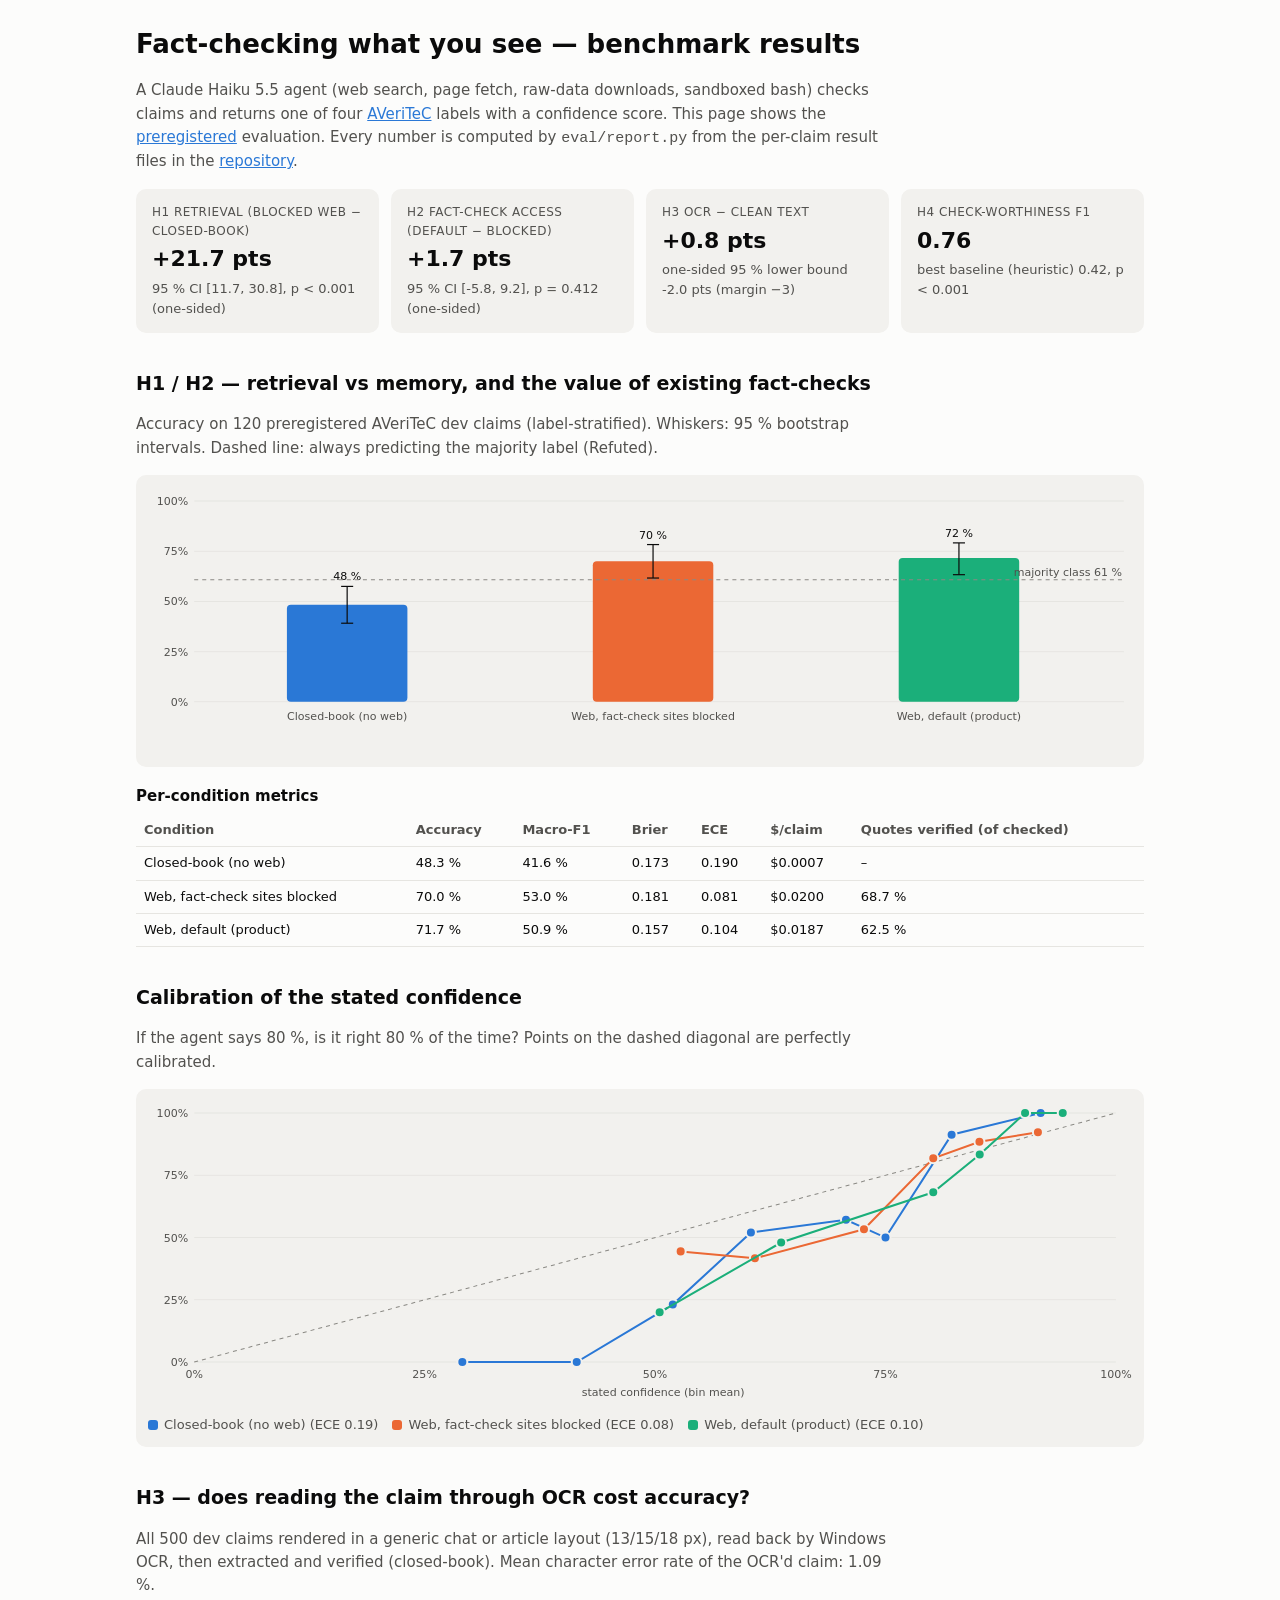
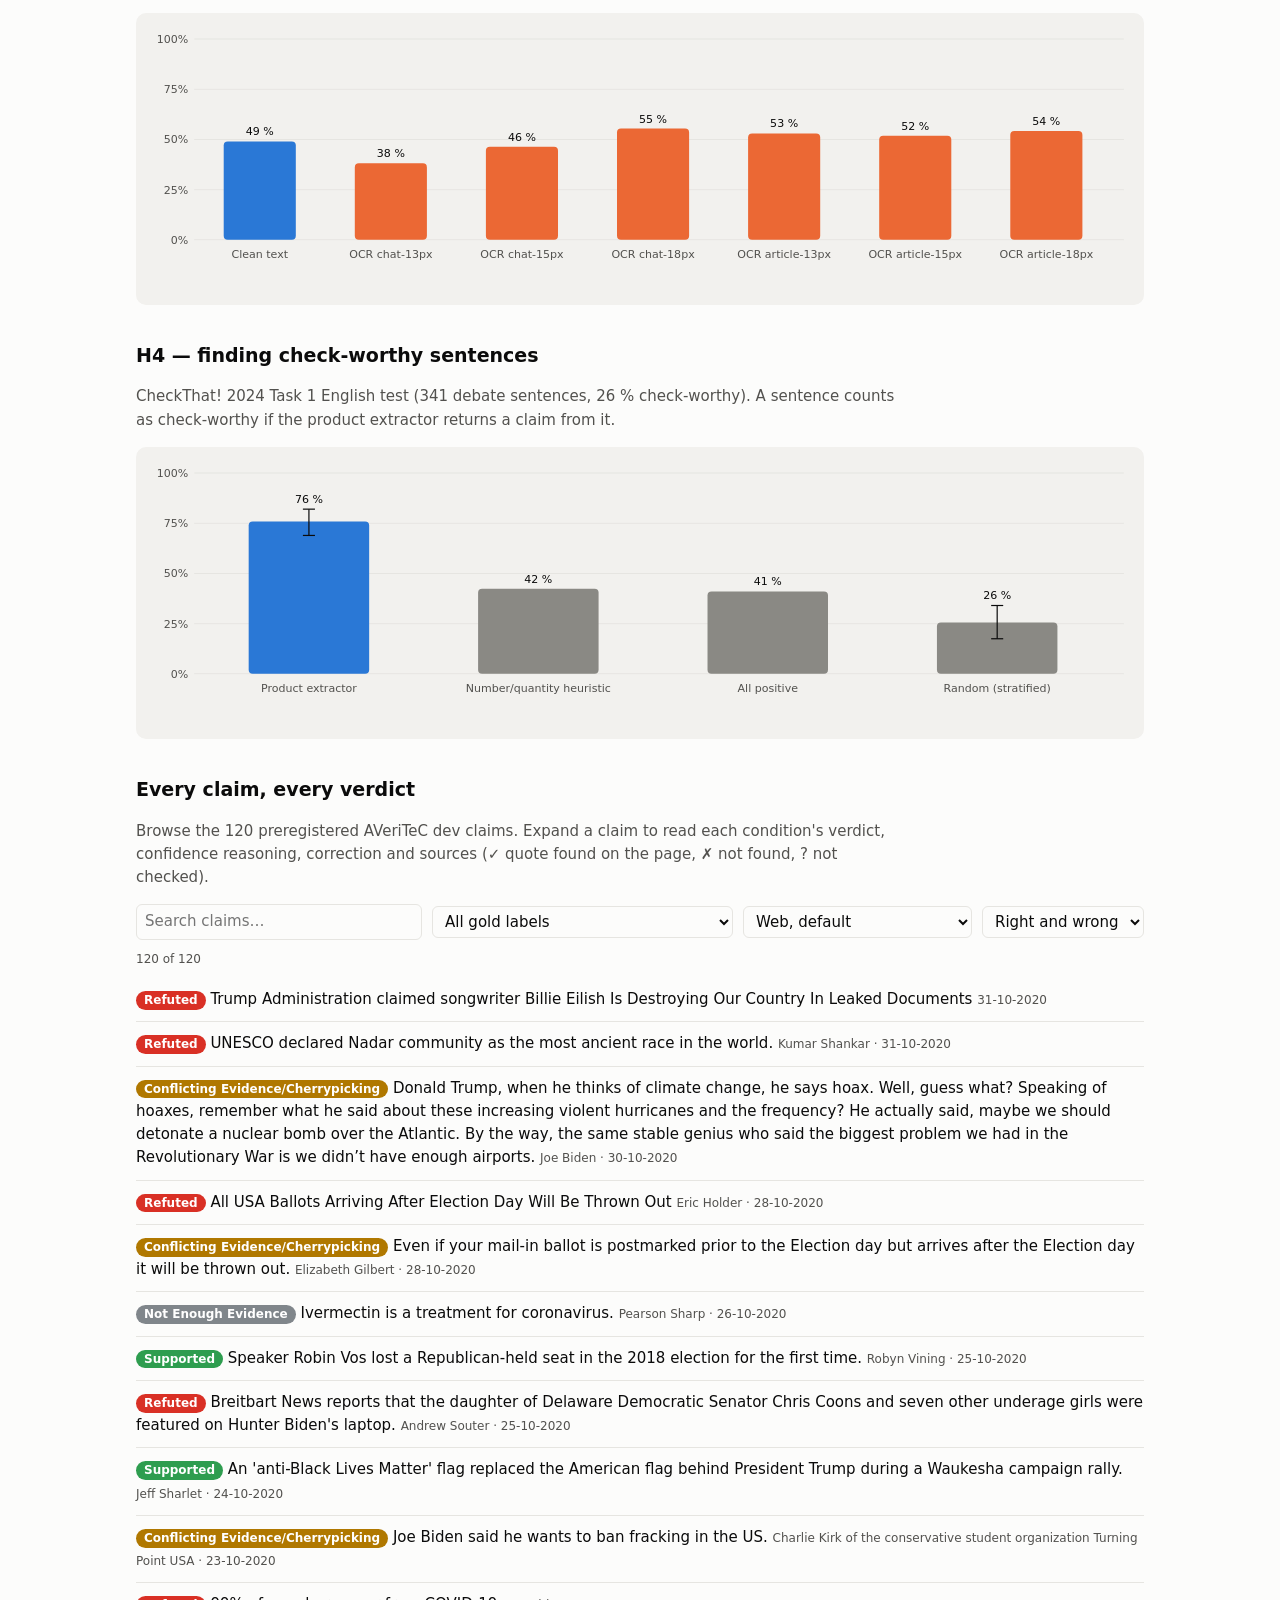
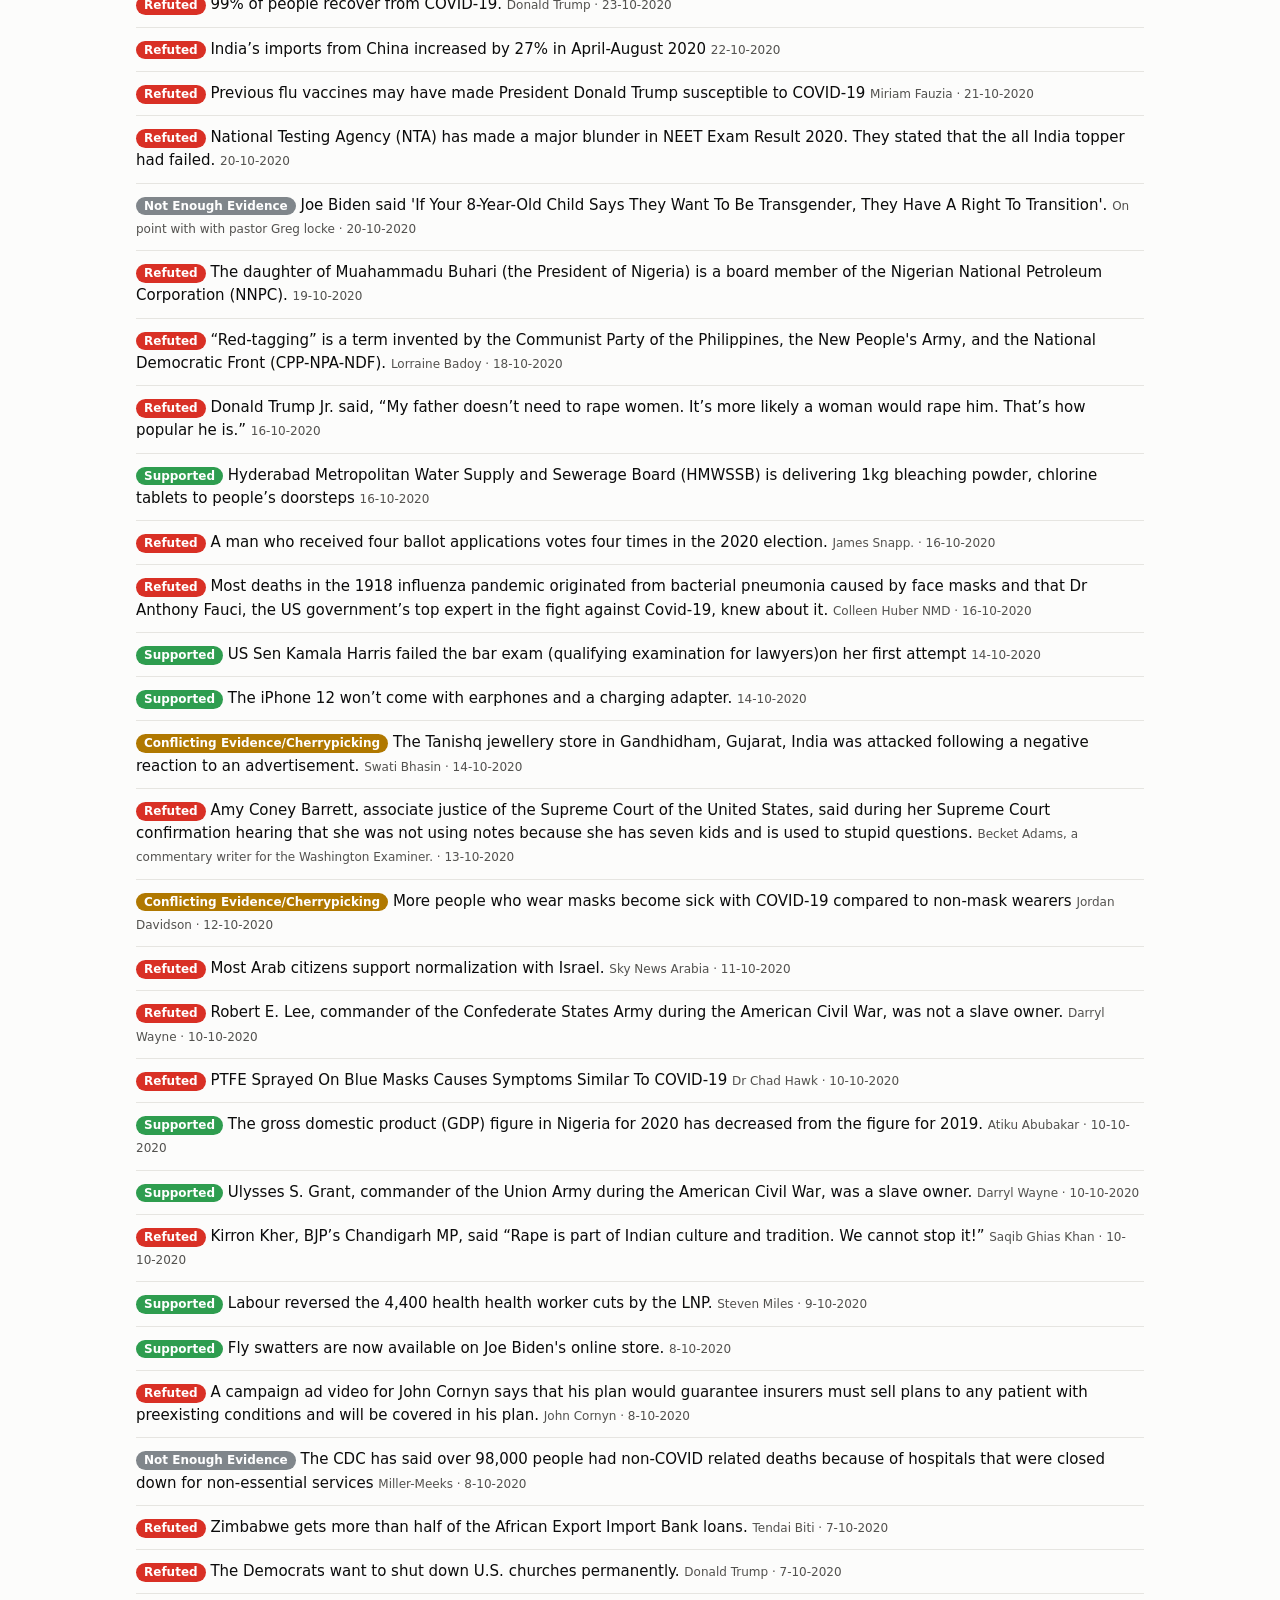
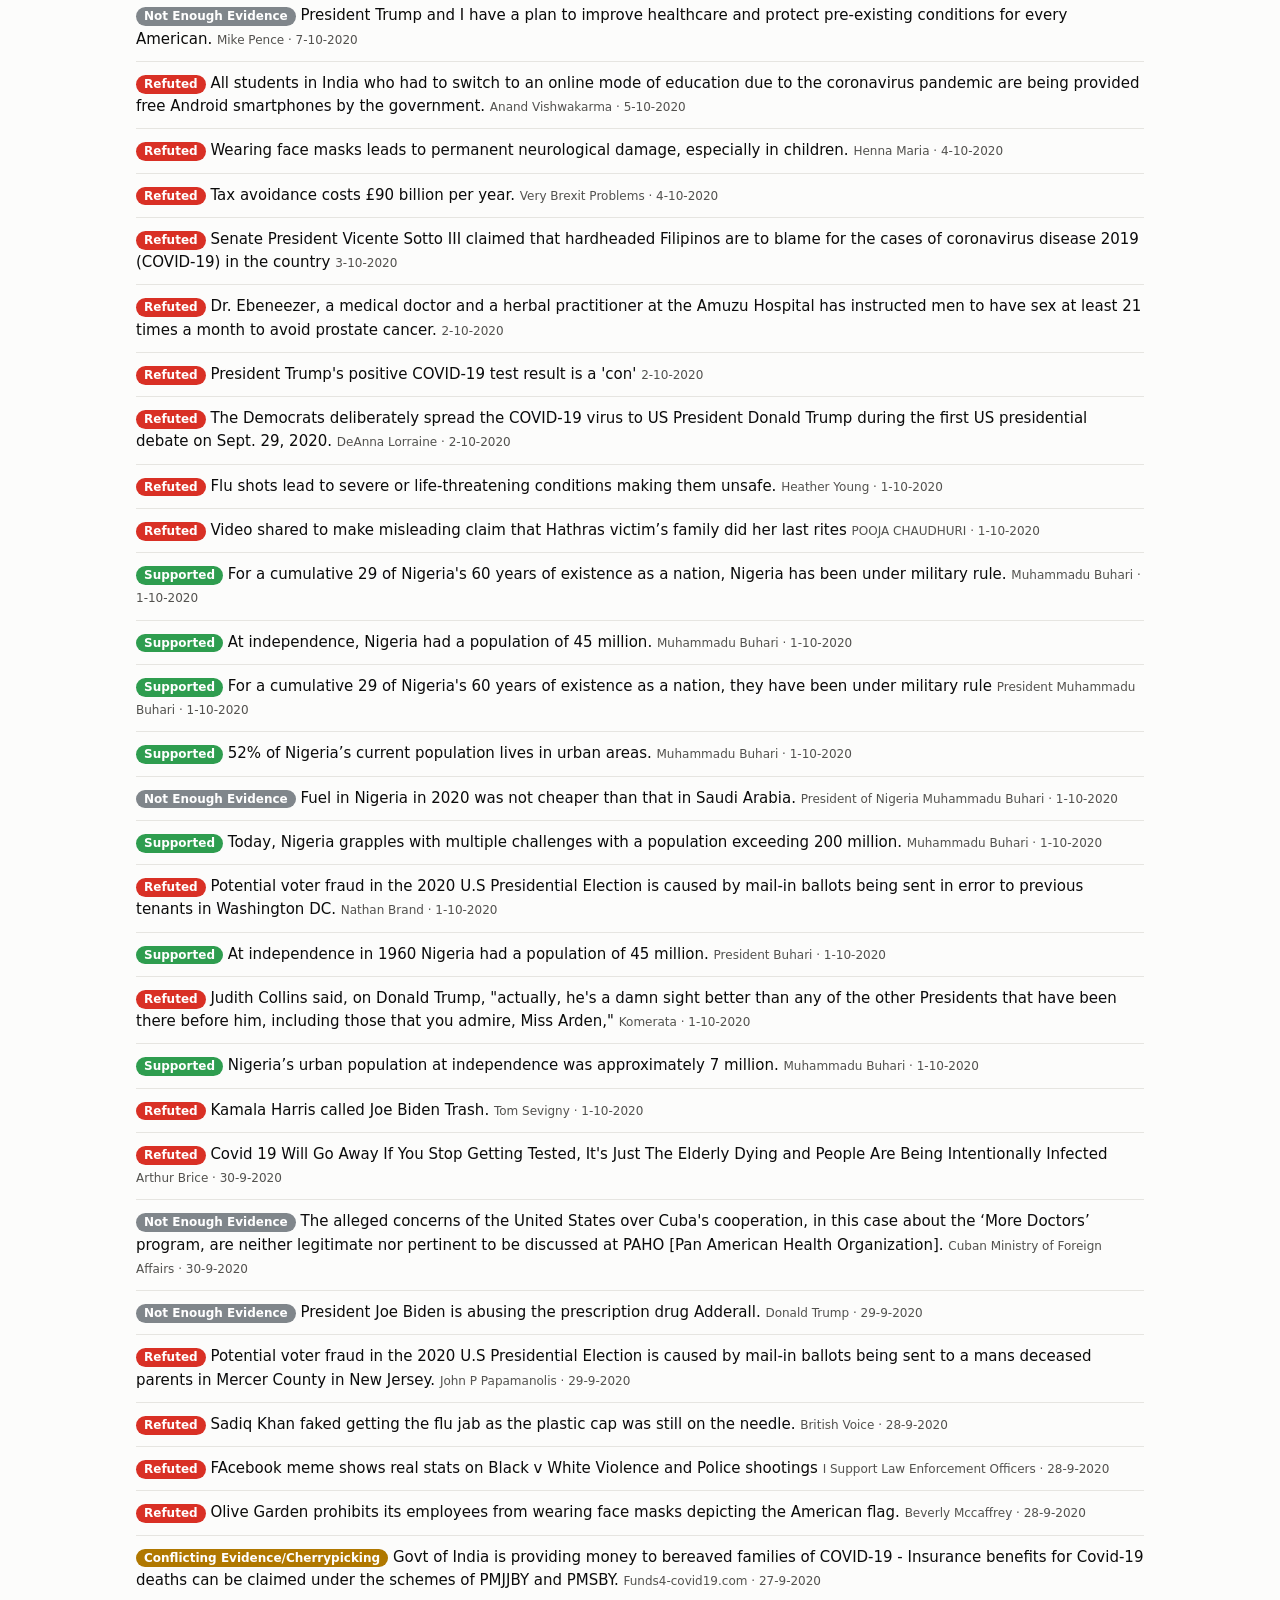
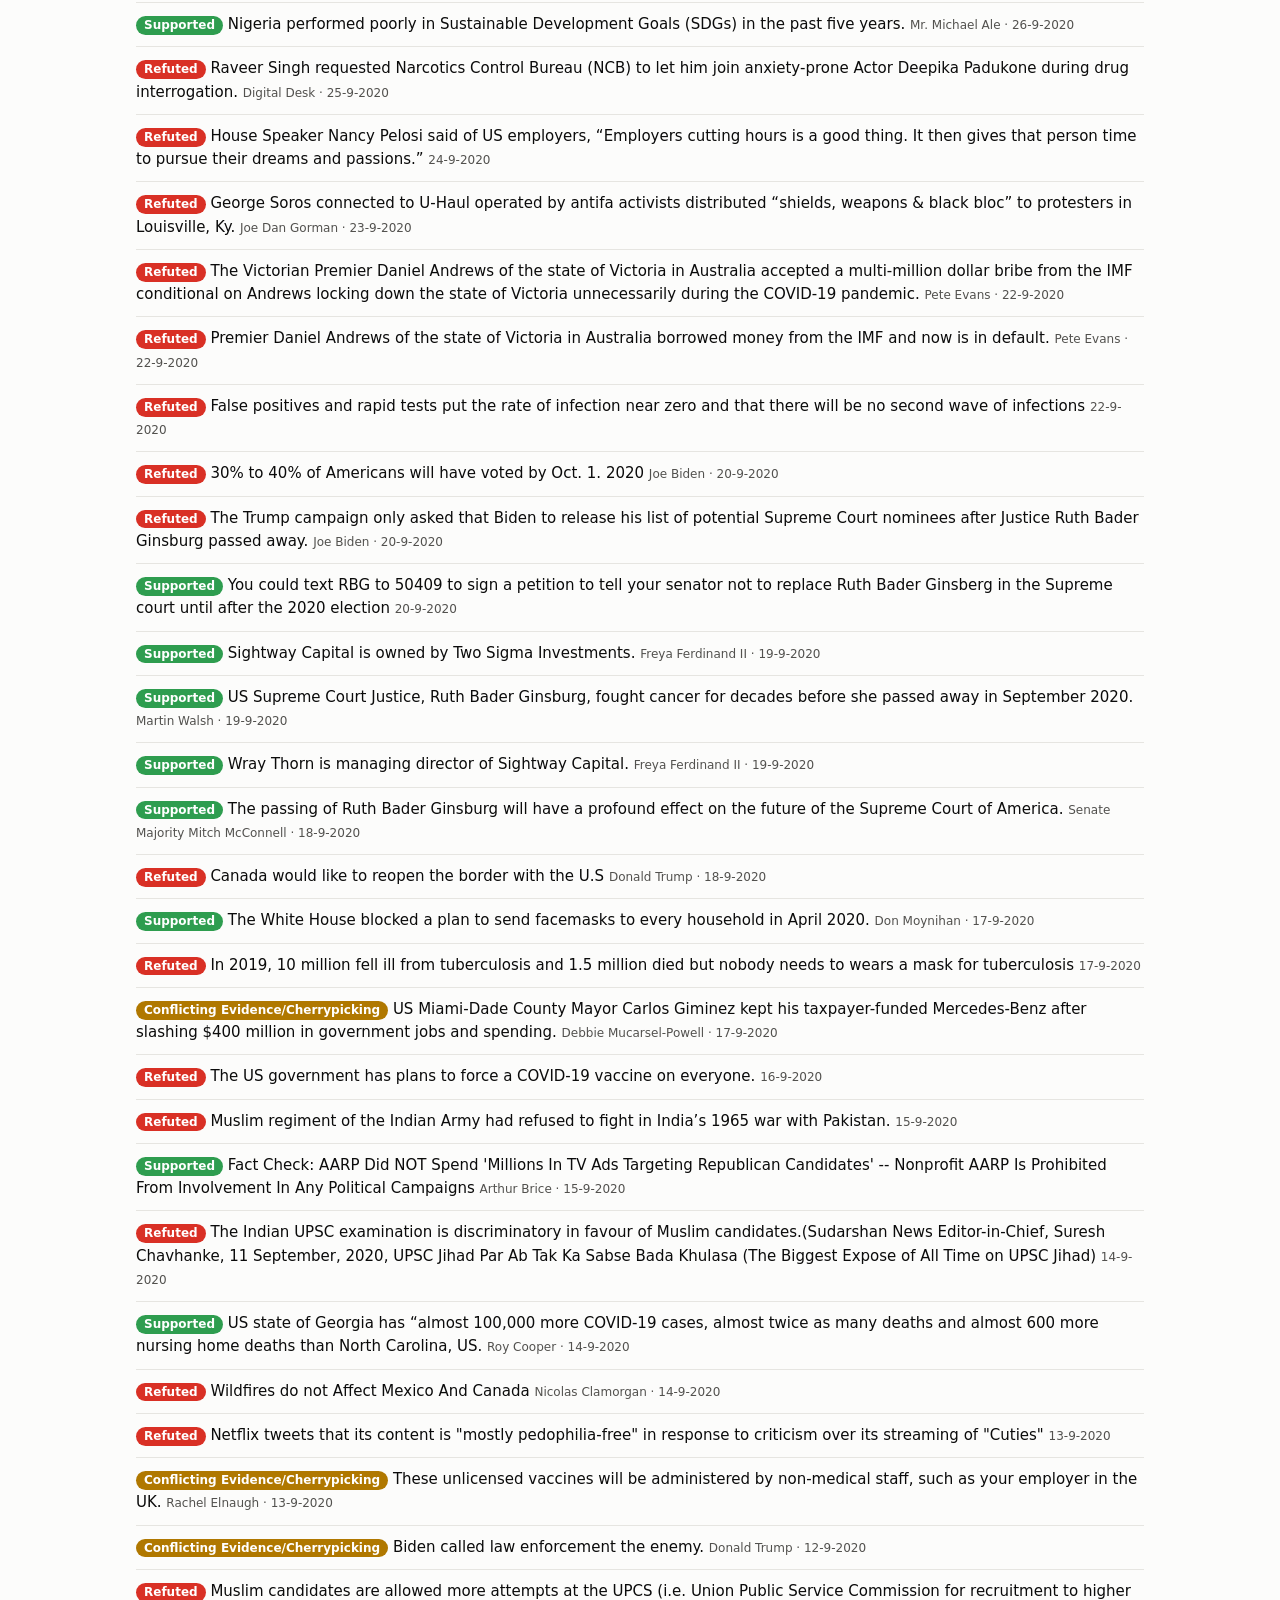
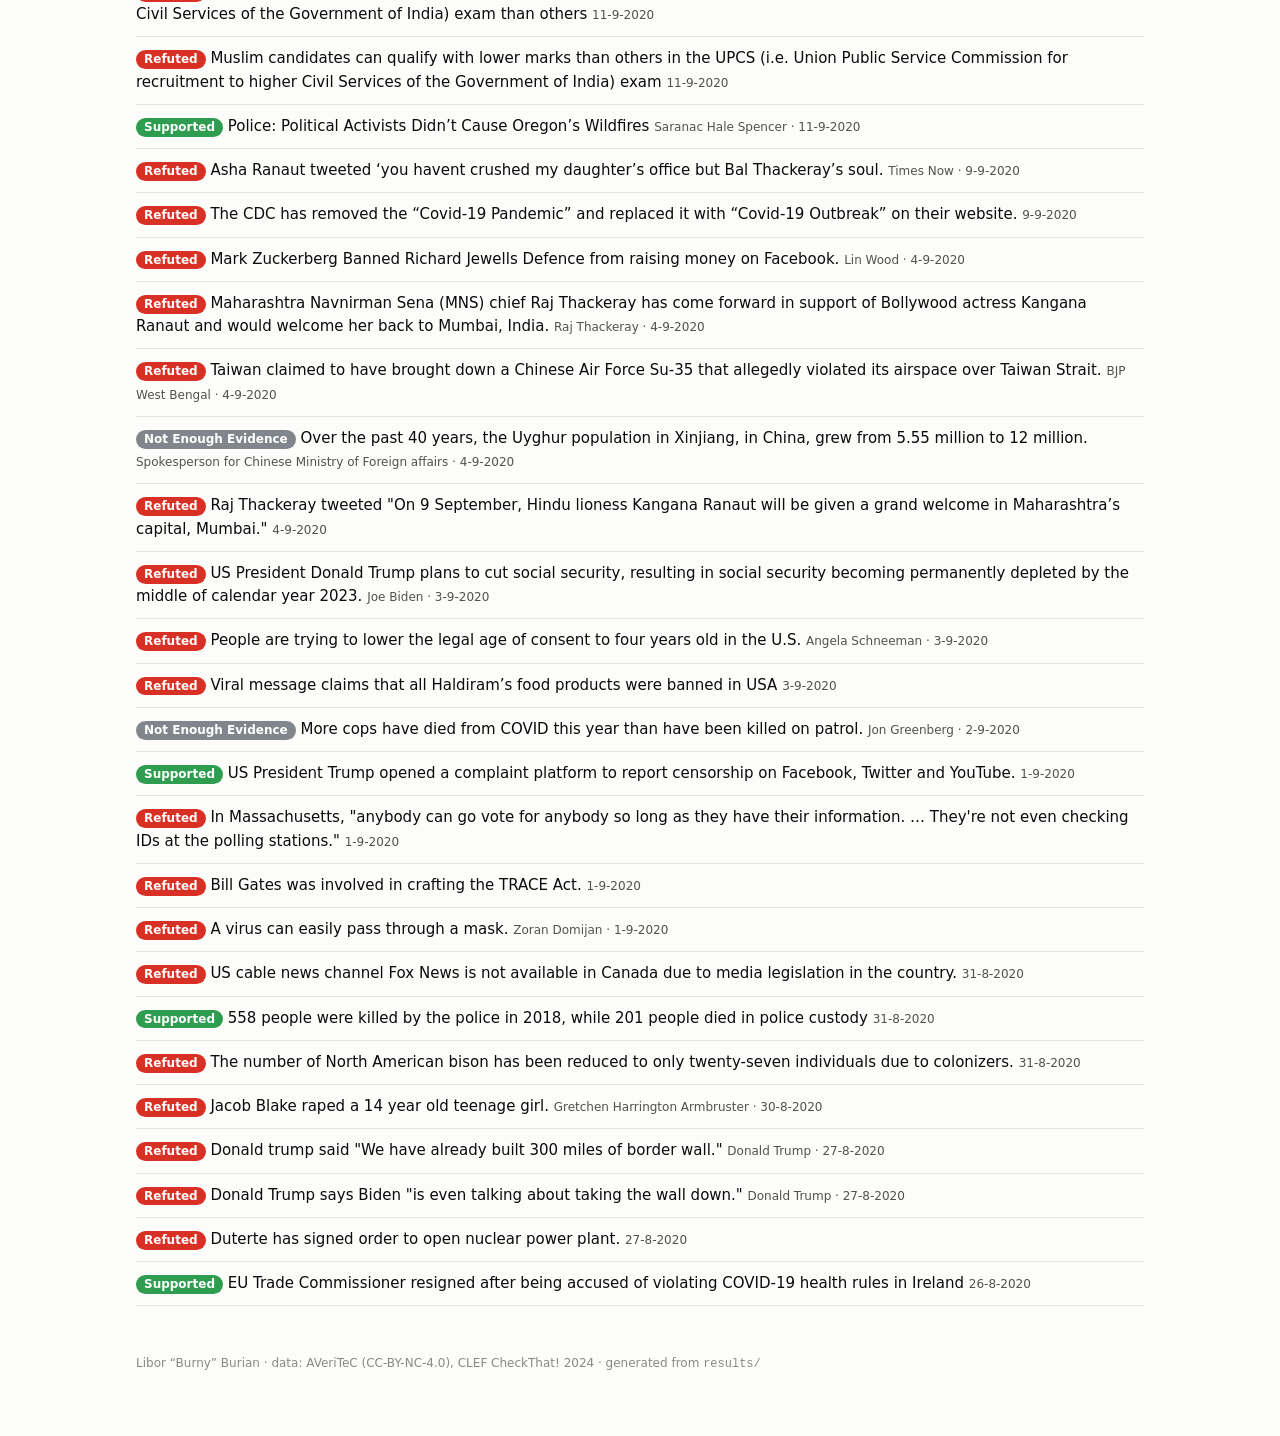
<file: site/index.html>
<!doctype html>
<html lang="en">
<head>
<meta charset="utf-8">
<meta name="viewport" content="width=device-width, initial-scale=1">
<title>Fact-check results explorer</title>
<meta name="description" content="Benchmark results of a Claude Haiku fact-checking agent: retrieval vs memory, leakage controls, OCR channel, check-worthiness, calibration, per-claim verdicts.">
<style>
  :root {
    color-scheme: light;
    --surface: #fcfcfb; --surface-2: #f2f1ee; --text: #0b0b0b; --text-2: #52514e; --muted: #8a8984; --grid: #e6e5e1;
    --s1: #2a78d6; --s2: #eb6834; --s3: #1baf7a;
    --ok: #2e9d4f; --bad: #d93025; --warn: #b07800; --nee: #80868b;
  }
  @media (prefers-color-scheme: dark) {
    :root:not([data-theme="light"]) {
      color-scheme: dark;
      --surface: #1a1a19; --surface-2: #242423; --text: #f0efec; --text-2: #c3c2b7; --muted: #8f8e88; --grid: #383836;
      --s1: #3987e5; --s2: #d95926; --s3: #199e70; --ok: #43b864; --bad: #ef6b60; --warn: #d9a520; --nee: #9aa0a6;
    }
  }
  :root[data-theme="dark"] {
    color-scheme: dark;
    --surface: #1a1a19; --surface-2: #242423; --text: #f0efec; --text-2: #c3c2b7; --muted: #8f8e88; --grid: #383836;
    --s1: #3987e5; --s2: #d95926; --s3: #199e70; --ok: #43b864; --bad: #ef6b60; --warn: #d9a520; --nee: #9aa0a6;
  }
  * { box-sizing: border-box; }
  body { margin: 0; background: var(--surface); color: var(--text); font: 15px/1.55 system-ui, -apple-system, "Segoe UI", sans-serif; }
  main { max-width: 1040px; margin: 0 auto; padding: 24px 16px 64px; }
  h1 { font-size: 26px; margin: 0 0 4px; } h2 { font-size: 19px; margin: 36px 0 8px; } h3 { font-size: 15px; margin: 18px 0 6px; }
  p { color: var(--text-2); max-width: 760px; } a { color: var(--s1); }
  .cards { display: grid; grid-template-columns: repeat(auto-fit, minmax(220px, 1fr)); gap: 12px; margin-top: 16px; }
  .card { background: var(--surface-2); border-radius: 10px; padding: 14px 16px; }
  .card .k { font-size: 12px; color: var(--text-2); text-transform: uppercase; letter-spacing: .04em; }
  .card .v { font-size: 22px; font-weight: 650; margin: 2px 0; font-variant-numeric: tabular-nums; }
  .card .d { font-size: 13px; color: var(--text-2); }
  .chart { position: relative; background: var(--surface-2); border-radius: 10px; padding: 12px; margin-top: 10px; }
  svg text { fill: var(--text-2); font-size: 11px; }
  .tip { position: absolute; pointer-events: none; background: var(--text); color: var(--surface); padding: 6px 8px; border-radius: 6px;
         font-size: 12px; opacity: 0; transition: opacity .1s; white-space: nowrap; }
  .legend { display: flex; flex-wrap: wrap; gap: 14px; font-size: 13px; color: var(--text-2); margin: 6px 0 0; }
  .legend i { display: inline-block; width: 10px; height: 10px; border-radius: 3px; margin-right: 6px; vertical-align: -1px; }
  table { border-collapse: collapse; width: 100%; font-size: 13px; }
  th, td { text-align: left; padding: 6px 8px; border-bottom: 1px solid var(--grid); font-variant-numeric: tabular-nums; vertical-align: top; }
  th { color: var(--text-2); font-weight: 600; }
  .filters { display: flex; flex-wrap: wrap; gap: 10px; align-items: center; margin: 10px 0; }
  select, input { font: inherit; padding: 5px 8px; border-radius: 6px; border: 1px solid var(--grid); background: var(--surface); color: var(--text); }
  input[type=search] { min-width: 220px; flex: 1; }
  .pill { display: inline-block; border-radius: 999px; padding: 0 8px; font-size: 12px; font-weight: 600; color: #fff; }
  .claim { border-bottom: 1px solid var(--grid); padding: 10px 0; }
  .claim summary { cursor: pointer; list-style: none; }
  .claim summary::-webkit-details-marker { display: none; }
  .arms { display: grid; grid-template-columns: repeat(auto-fit, minmax(260px, 1fr)); gap: 10px; margin-top: 8px; }
  .arm { background: var(--surface-2); border-radius: 8px; padding: 10px; font-size: 13px; }
  .arm h4 { margin: 0 0 4px; font-size: 13px; }
  .mut { color: var(--text-2); font-size: 12px; }
  .ok { color: var(--ok); } .bad { color: var(--bad); }
  .tabs { display: flex; gap: 6px; } .tabs button { font: inherit; border: 1px solid var(--grid); background: var(--surface); color: var(--text); border-radius: 6px; padding: 4px 10px; cursor: pointer; }
  .tabs button[aria-pressed=true] { background: var(--text); color: var(--surface); }
  footer { margin-top: 48px; color: var(--muted); font-size: 12px; }
</style>
</head>
<body>
<main>
  <h1>Fact-checking what you see — benchmark results</h1>
  <p>A Claude Haiku 5.5 agent (web search, page fetch, raw-data downloads, sandboxed bash) checks claims and returns one
    of four <a href="https://arxiv.org/abs/2305.13117">AVeriTeC</a> labels with a confidence score. This page shows the
    <a href="https://github.com/BurnyCoder/auto-fact-checker-of-websites-apps/blob/main/reports/preregistration.md">preregistered</a> evaluation.
    Every number is computed by <code>eval/report.py</code> from the per-claim result files in the
    <a href="https://github.com/BurnyCoder/auto-fact-checker-of-websites-apps">repository</a>.</p>
  <div class="cards" id="cards"></div>

  <h2>H1 / H2 — retrieval vs memory, and the value of existing fact-checks</h2>
  <p id="h12text"></p>
  <div class="chart" id="accChart"></div>
  <h3>Per-condition metrics</h3>
  <div id="armTable"></div>

  <h2>Calibration of the stated confidence</h2>
  <p>If the agent says 80 %, is it right 80 % of the time? Points on the dashed diagonal are perfectly calibrated.</p>
  <div class="chart" id="calChart"></div>

  <h2>H3 — does reading the claim through OCR cost accuracy?</h2>
  <p id="h3text"></p>
  <div class="chart" id="h3Chart"></div>

  <h2>H4 — finding check-worthy sentences</h2>
  <p id="h4text"></p>
  <div class="chart" id="h4Chart"></div>

  <h2>Every claim, every verdict</h2>
  <p>Browse the 120 preregistered AVeriTeC dev claims. Expand a claim to read each condition's verdict, confidence
    reasoning, correction and sources (✓ quote found on the page, ✗ not found, ? not checked).</p>
  <div class="filters">
    <input type="search" id="q" placeholder="Search claims…" aria-label="Search claims">
    <select id="fGold" aria-label="Gold label"><option value="">All gold labels</option></select>
    <select id="fArm" aria-label="Condition"><option value="web_default">Web, default</option><option value="web_blocked">Web, fact-checks blocked</option><option value="closed_book">Closed-book</option></select>
    <select id="fOk" aria-label="Correctness"><option value="">Right and wrong</option><option value="1">Right</option><option value="0">Wrong</option></select>
    <span class="mut" id="count"></span>
  </div>
  <div id="claims"></div>
  <footer>Libor “Burny” Burian · data: AVeriTeC (CC-BY-NC-4.0), CLEF CheckThat! 2024 · generated from <code>results/</code></footer>
</main>
<script>
const ARM = { closed_book: "Closed-book (no web)", web_blocked: "Web, fact-check sites blocked", web_default: "Web, default (product)" };
const ARMCOL = { closed_book: "var(--s1)", web_blocked: "var(--s2)", web_default: "var(--s3)" };
const LABCOL = { "Supported": "var(--ok)", "Refuted": "var(--bad)", "Not Enough Evidence": "var(--nee)", "Conflicting Evidence/Cherrypicking": "var(--warn)" };
const pText = (p) => (p < 0.001 ? "p < 0.001" : `p = ${p.toFixed(3)}`);   // never print "p = 0.000"
const pct = (x, d = 1) => x == null || isNaN(x) ? "–" : `${(100 * x).toFixed(d)} %`;
const el = (tag, attrs = {}, text) => { const e = document.createElement(tag); for (const [k, v] of Object.entries(attrs)) e.setAttribute(k, v); if (text != null) e.textContent = text; return e; };
const svgEl = (tag, attrs = {}) => { const e = document.createElementNS("http://www.w3.org/2000/svg", tag); for (const [k, v] of Object.entries(attrs)) e.setAttribute(k, v); return e; };

function tooltip(chart) {
  const tip = el("div", { class: "tip" }); chart.append(tip);
  return { show(e, html) { tip.textContent = html; const r = chart.getBoundingClientRect(); tip.style.left = `${Math.min(e.clientX - r.left + 12, r.width - 200)}px`; tip.style.top = `${e.clientY - r.top - 30}px`; tip.style.opacity = 1; },
           hide() { tip.style.opacity = 0; } };
}

// Bar chart with CI whiskers: items [{label, value, lo, hi, color, note}]
function bars(container, items, { ylabel = "", refs = [] } = {}) {
  const W = 980, H = 260, L = 46, B = 46, T = 14;
  const svg = svgEl("svg", { viewBox: `0 0 ${W} ${H}`, width: "100%", role: "img", "aria-label": ylabel });
  const y = v => T + (H - T - B) * (1 - v);
  for (const t of [0, .25, .5, .75, 1]) {
    svg.append(svgEl("line", { x1: L, x2: W - 8, y1: y(t), y2: y(t), stroke: "var(--grid)" }));
    const lab = svgEl("text", { x: L - 6, y: y(t) + 4, "text-anchor": "end" }); lab.textContent = `${t * 100}%`; svg.append(lab);
  }
  const bw = Math.min(120, (W - L - 20) / items.length * 0.55), step = (W - L - 20) / items.length;
  const tip = tooltip(container);
  items.forEach((it, i) => {
    const cx = L + step * (i + .5);
    const r = svgEl("rect", { x: cx - bw / 2, y: y(it.value), width: bw, height: y(0) - y(it.value), rx: 4, fill: it.color });
    const hit = svgEl("rect", { x: cx - step / 2, y: T, width: step, height: H - T - B, fill: "transparent" });
    hit.addEventListener("mousemove", e => tip.show(e, `${it.label}: ${pct(it.value)}${it.lo != null ? ` [${pct(it.lo)}, ${pct(it.hi)}]` : ""}${it.note ? " · " + it.note : ""}`));
    hit.addEventListener("mouseleave", () => tip.hide());
    svg.append(r);
    if (it.lo != null) {
      svg.append(svgEl("line", { x1: cx, x2: cx, y1: y(it.lo), y2: y(it.hi), stroke: "var(--text)", "stroke-width": 1.2 }));
      for (const v of [it.lo, it.hi]) svg.append(svgEl("line", { x1: cx - 6, x2: cx + 6, y1: y(v), y2: y(v), stroke: "var(--text)", "stroke-width": 1.2 }));
    }
    const val = svgEl("text", { x: cx, y: y(it.hi ?? it.value) - 6, "text-anchor": "middle", style: "fill:var(--text)" }); val.textContent = pct(it.value, 0); svg.append(val);
    const lab = svgEl("text", { x: cx, y: H - B + 18, "text-anchor": "middle" }); lab.textContent = it.label; svg.append(lab);
    svg.append(hit);
  });
  for (const ref of refs) {
    svg.append(svgEl("line", { x1: L, x2: W - 8, y1: y(ref.value), y2: y(ref.value), stroke: "var(--muted)", "stroke-dasharray": "4 4" }));
    const t = svgEl("text", { x: W - 10, y: y(ref.value) - 4, "text-anchor": "end" }); t.textContent = `${ref.label} ${pct(ref.value, 0)}`; svg.append(t);
  }
  container.append(svg);
}

function lines(container, series) {               // reliability diagram: series [{label, color, points:[{x,y,n}]}]
  const W = 980, H = 300, L = 46, B = 40, T = 12, R = 16;
  const svg = svgEl("svg", { viewBox: `0 0 ${W} ${H}`, width: "100%", role: "img", "aria-label": "Reliability diagram" });
  const x = v => L + (W - L - R) * v, y = v => T + (H - T - B) * (1 - v);
  for (const t of [0, .25, .5, .75, 1]) {
    svg.append(svgEl("line", { x1: L, x2: W - R, y1: y(t), y2: y(t), stroke: "var(--grid)" }));
    const a = svgEl("text", { x: L - 6, y: y(t) + 4, "text-anchor": "end" }); a.textContent = `${t * 100}%`; svg.append(a);
    const b = svgEl("text", { x: x(t), y: H - B + 16, "text-anchor": "middle" }); b.textContent = `${t * 100}%`; svg.append(b);
  }
  const xl = svgEl("text", { x: (L + W) / 2, y: H - 6, "text-anchor": "middle" }); xl.textContent = "stated confidence (bin mean)"; svg.append(xl);
  svg.append(svgEl("line", { x1: x(0), y1: y(0), x2: x(1), y2: y(1), stroke: "var(--muted)", "stroke-dasharray": "4 4" }));
  const tip = tooltip(container);
  for (const s of series) {
    svg.append(svgEl("polyline", { points: s.points.map(p => `${x(p.x)},${y(p.y)}`).join(" "), fill: "none", stroke: s.color, "stroke-width": 2 }));
    for (const p of s.points) {
      const c = svgEl("circle", { cx: x(p.x), cy: y(p.y), r: 5, fill: s.color, stroke: "var(--surface-2)", "stroke-width": 2 });
      c.addEventListener("mousemove", e => tip.show(e, `${s.label}: said ${pct(p.x, 0)}, right ${pct(p.y, 0)} (n=${p.n})`));
      c.addEventListener("mouseleave", () => tip.hide());
      svg.append(c);
    }
  }
  container.append(svg);
  const lg = el("div", { class: "legend" });
  for (const s of series) { const it = el("span"); const sw = el("i"); sw.style.background = s.color; it.append(sw, document.createTextNode(s.label)); lg.append(it); }
  container.append(lg);
}

function card(k, v, d) { const c = el("div", { class: "card" }); c.append(el("div", { class: "k" }, k), el("div", { class: "v" }, v), el("div", { class: "d" }, d)); return c; }

function verdictBlock(armKey, a) {
  const box = el("div", { class: "arm" });
  const h = el("h4"); const p = el("span", { class: "pill" }, a.pred || "no verdict"); p.style.background = LABCOL[a.pred] || "var(--muted)";
  h.append(document.createTextNode(`${ARM[armKey]} `), p, document.createTextNode(` ${pct(a.confidence, 0)} `));
  h.append(el("span", { class: a.correct ? "ok" : "bad" }, a.correct ? "✓ right" : "✗ wrong"));
  box.append(h);
  if (a.reasoning) box.append(el("div", { class: "mut" }, `Why this confidence: ${a.reasoning}`));
  if (a.explanation) box.append(el("div", {}, a.explanation));
  if (a.correction) { const c = el("div"); c.append(el("b", {}, "Correction: "), document.createTextNode(a.correction)); box.append(c); }
  for (const s of a.sources || []) {
    const row = el("div", { class: "mut" });
    const mark = s.quote_verified === true ? "✓" : s.quote_verified === false ? "✗" : "?";
    let href = null; try { const u = new URL(s.url); if (/^https?:$/.test(u.protocol)) href = u.href; } catch {}
    const link = el(href ? "a" : "span", href ? { href, target: "_blank", rel: "noopener noreferrer" } : {}, s.title || s.url);
    row.append(document.createTextNode(`${mark} `), link, document.createTextNode(` (${s.supports})`));
    box.append(row);
  }
  if (a.computations?.length) box.append(el("div", { class: "mut" }, `computed: ${a.computations.join(" ; ")}`));
  return box;
}

async function main() {
  const [S, C] = await Promise.all([fetch("data/summary.json").then(r => r.json()), fetch("data/claims.json").then(r => r.json())]);
  const conf = S.confirmatory || {};
  const arms = conf.arms || {};
  const cards = document.getElementById("cards");
  if (conf.H1) cards.append(card("H1 retrieval (blocked web − closed-book)", `${conf.H1.accuracy_diff.diff >= 0 ? "+" : ""}${(100 * conf.H1.accuracy_diff.diff).toFixed(1)} pts`, `95 % CI [${(100 * conf.H1.accuracy_diff.ci95[0]).toFixed(1)}, ${(100 * conf.H1.accuracy_diff.ci95[1]).toFixed(1)}], ${pText(conf.H1.mcnemar.p_one_sided)} (one-sided)`));
  if (conf.H2) cards.append(card("H2 fact-check access (default − blocked)", `${conf.H2.accuracy_diff.diff >= 0 ? "+" : ""}${(100 * conf.H2.accuracy_diff.diff).toFixed(1)} pts`, `95 % CI [${(100 * conf.H2.accuracy_diff.ci95[0]).toFixed(1)}, ${(100 * conf.H2.accuracy_diff.ci95[1]).toFixed(1)}], ${pText(conf.H2.mcnemar.p_one_sided)} (one-sided)`));
  if (S.h3) cards.append(card("H3 OCR − clean text", `${S.h3.diff.accuracy_diff.diff >= 0 ? "+" : ""}${(100 * S.h3.diff.accuracy_diff.diff).toFixed(1)} pts`, `one-sided 95 % lower bound ${(100 * S.h3.diff.accuracy_diff.lower_one_sided_95).toFixed(1)} pts (margin −3)`));
  if (S.h4) cards.append(card("H4 check-worthiness F1", S.h4.f1.toFixed(2), `best baseline (${S.h4.best_baseline}) ${Math.max(S.h4.baseline_all_positive_f1, S.h4.baseline_heuristic_f1).toFixed(2)}, ${pText(S.h4.permutation_p_vs_best)}`));
  document.getElementById("h12text").textContent = conf.H1 ? `Accuracy on ${arms.closed_book?.n ?? "?"} preregistered AVeriTeC dev claims (label-stratified). Whiskers: 95 % bootstrap intervals. Dashed line: always predicting the majority label (Refuted).` : "Confirmatory results not available yet.";
  bars(document.getElementById("accChart"), Object.entries(arms).map(([k, a]) => ({ label: ARM[k], value: a.accuracy, lo: a.accuracy_ci95[0], hi: a.accuracy_ci95[1], color: ARMCOL[k], note: `n=${a.n}` })),
       { ylabel: "Accuracy", refs: conf.baseline_majority_accuracy ? [{ label: "majority class", value: conf.baseline_majority_accuracy }] : [] });
  const t = el("table"); const thead = el("thead"); const hr = el("tr");
  for (const hname of ["Condition", "Accuracy", "Macro-F1", "Brier", "ECE", "$/claim", "Quotes verified (of checked)"]) hr.append(el("th", {}, hname));
  thead.append(hr); t.append(thead); const tb = el("tbody");
  for (const [k, a] of Object.entries(arms)) {
    const tr = el("tr");
    for (const v of [ARM[k], pct(a.accuracy), pct(a.macro_f1), a.brier.toFixed(3), a.ece.toFixed(3), `$${a.cost_per_claim_usd.toFixed(4)}`, k === "closed_book" ? "–" : pct(a.quote_verified_rate_of_checked)]) tr.append(el("td", {}, v));
    tb.append(tr);
  }
  t.append(tb); document.getElementById("armTable").append(t);
  lines(document.getElementById("calChart"), Object.entries(arms).map(([k, a]) => ({ label: `${ARM[k]} (ECE ${a.ece.toFixed(2)})`, color: ARMCOL[k], points: a.reliability.map(b => ({ x: b.mean_conf, y: b.accuracy, n: b.n })) })));
  if (S.h3) {
    document.getElementById("h3text").textContent = `All 500 dev claims rendered in a generic chat or article layout (13/15/18 px), read back by Windows OCR, then extracted and verified (closed-book). Mean character error rate of the OCR'd claim: ${pct(S.h3.arms.h3_ocr.cer_mean, 2)}.`;
    bars(document.getElementById("h3Chart"), [
      { label: "Clean text", value: S.h3.arms.h3_clean.accuracy, color: "var(--s1)" },
      ...Object.entries(S.h3.by_cell).map(([cell, v]) => ({ label: `OCR ${cell}`, value: v.accuracy, color: "var(--s2)", note: `n=${v.n}, CER ${pct(v.cer_mean, 2)}` })),
    ], { ylabel: "Accuracy" });
  }
  if (S.h4) {
    document.getElementById("h4text").textContent = `CheckThat! 2024 Task 1 English test (${S.h4.n} debate sentences, ${pct(S.h4.positive_rate, 0)} check-worthy). A sentence counts as check-worthy if the product extractor returns a claim from it.`;
    bars(document.getElementById("h4Chart"), [
      { label: "Product extractor", value: S.h4.f1, lo: S.h4.f1_ci95[0], hi: S.h4.f1_ci95[1], color: "var(--s1)" },
      { label: "Number/quantity heuristic", value: S.h4.baseline_heuristic_f1, color: "var(--muted)" },
      { label: "All positive", value: S.h4.baseline_all_positive_f1, color: "var(--muted)" },
      { label: "Random (stratified)", value: S.h4.baseline_random_f1_mean, lo: S.h4.baseline_random_f1_ci95[0], hi: S.h4.baseline_random_f1_ci95[1], color: "var(--muted)" },
    ], { ylabel: "F1" });
  }
  // claim browser
  const gold = document.getElementById("fGold");
  for (const g of [...new Set(C.map(c => c.gold))].sort()) gold.add(new Option(g, g));
  const render = () => {
    const q = document.getElementById("q").value.toLowerCase(), g = gold.value, arm = document.getElementById("fArm").value, ok = document.getElementById("fOk").value;
    const list = C.filter(c => (!q || c.claim.toLowerCase().includes(q)) && (!g || c.gold === g) && (!ok || String(+!!c.arms[arm]?.correct) === ok));
    document.getElementById("count").textContent = `${list.length} of ${C.length}`;
    const box = document.getElementById("claims"); box.replaceChildren();
    for (const c of list.slice(0, 200)) {
      const d = el("details", { class: "claim" }); const s = el("summary");
      const p = el("span", { class: "pill" }, c.gold); p.style.background = LABCOL[c.gold];
      s.append(p, document.createTextNode(` ${c.claim} `), el("span", { class: "mut" }, `${c.speaker ? c.speaker + " · " : ""}${c.date || ""}`));
      d.append(s);
      d.addEventListener("toggle", () => { if (d.open && !d.querySelector(".arms")) { const a = el("div", { class: "arms" }); for (const k of ["closed_book", "web_blocked", "web_default"]) if (c.arms[k]) a.append(verdictBlock(k, c.arms[k])); d.append(a); } });
      box.append(d);
    }
  };
  for (const id of ["q", "fGold", "fArm", "fOk"]) document.getElementById(id).addEventListener("input", render);
  render();
}
main().catch(e => { document.getElementById("cards").textContent = `Could not load results: ${e.message}`; });
</script>
</body>
</html>
</file>
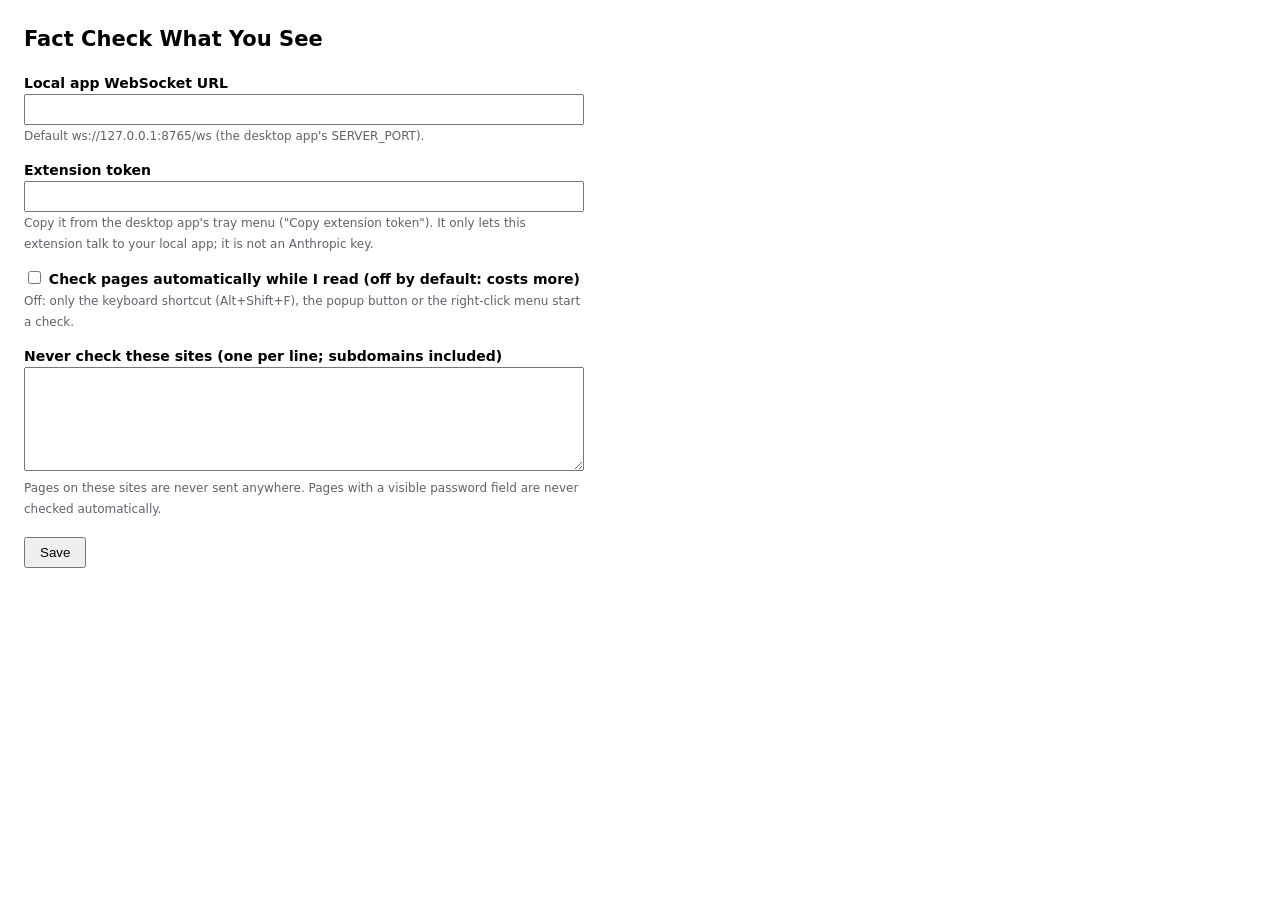
<file: extension/options.html>
<!doctype html>
<html>
<head>
  <meta charset="utf-8">
  <title>Fact Check — Options</title>
  <style>
    /* color-scheme: Chrome then draws the page, text, inputs and buttons dark when the browser/OS is in dark mode */
    :root { color-scheme: light dark; --muted: #5f6368; }
    @media (prefers-color-scheme: dark) { :root { --muted: #9aa0a6; } }
    body { font: 14px/1.5 system-ui, sans-serif; max-width: 560px; margin: 24px; }
    label { display: block; margin-top: 14px; font-weight: 600; }
    input[type=text], input[type=password] { width: 100%; padding: 6px 8px; box-sizing: border-box; }
    .hint { color: var(--muted); font-size: 12px; font-weight: 400; }
    button { margin-top: 18px; padding: 6px 14px; }
    #status { margin-top: 12px; }
  </style>
</head>
<body>
  <h2>Fact Check What You See</h2>
  <label>Local app WebSocket URL
    <input id="serverUrl" type="text">
    <span class="hint">Default ws://127.0.0.1:8765/ws (the desktop app's SERVER_PORT).</span>
  </label>
  <label>Extension token
    <input id="token" type="password" autocomplete="off">
    <span class="hint">Copy it from the desktop app's tray menu ("Copy extension token"). It only lets this extension
      talk to your local app; it is not an Anthropic key.</span>
  </label>
  <label><input id="autoMode" type="checkbox"> Check pages automatically while I read (off by default: costs more)
    <span class="hint">Off: only the keyboard shortcut (Alt+Shift+F), the popup button or the right-click menu start a check.</span>
  </label>
  <label>Never check these sites (one per line; subdomains included)
    <textarea id="blockedSites" rows="7" style="width:100%;box-sizing:border-box;font:12px monospace"></textarea>
    <span class="hint">Pages on these sites are never sent anywhere. Pages with a visible password field are never checked automatically.</span>
  </label>
  <button id="save">Save</button>
  <div id="status"></div>
  <script src="options.js"></script>
</body>
</html>
</file>
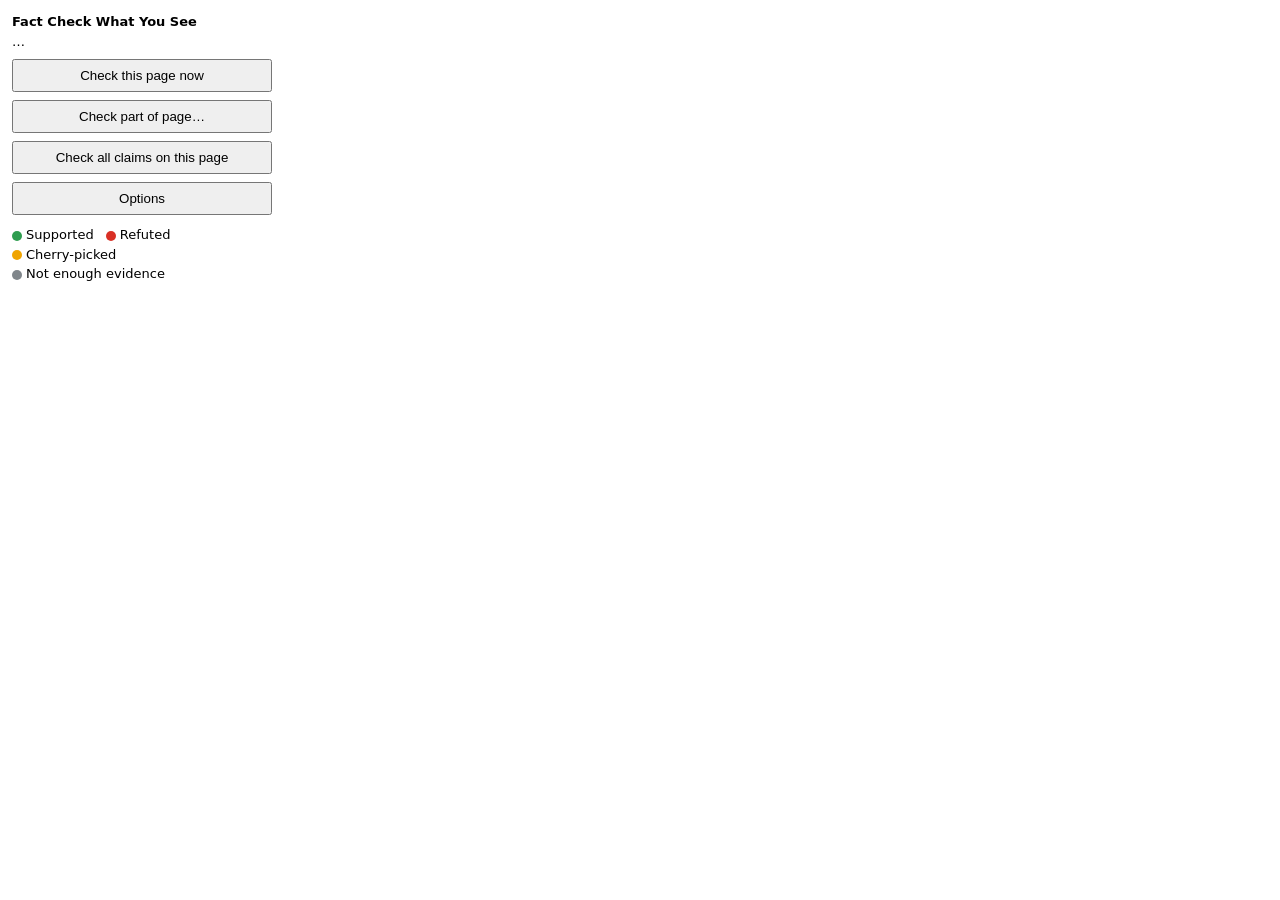
<file: extension/popup.html>
<!doctype html>
<html>
<head>
  <meta charset="utf-8">
  <style>
    /* color-scheme: Chrome then draws the page, text and buttons dark when the browser/OS is in dark mode */
    :root { color-scheme: light dark; }
    body { font: 13px/1.5 system-ui, sans-serif; width: 260px; margin: 12px; }
    button { width: 100%; padding: 7px; margin-top: 8px; }
    .legend span { display: inline-block; margin-right: 8px; }
    .dot { display: inline-block; width: 10px; height: 10px; border-radius: 50%; margin-right: 4px; vertical-align: middle; }
  </style>
</head>
<body>
  <b>Fact Check What You See</b>
  <div id="status">…</div>
  <button id="check">Check this page now</button>
  <button id="part" title="Alt+Shift+S: checks the selected text, or lets you drag a box over the part to check">Check part of page…</button>
  <button id="all" title="Presses every 'Check this claim' button on this page">Check all claims on this page</button>
  <button id="options">Options</button>
  <div class="legend" style="margin-top:10px">
    <span><i class="dot" style="background:#2e9d4f"></i>Supported</span>
    <span><i class="dot" style="background:#d93025"></i>Refuted</span>
    <span><i class="dot" style="background:#f0a400"></i>Cherry-picked</span>
    <span><i class="dot" style="background:#80868b"></i>Not enough evidence</span>
  </div>
  <script src="popup.js"></script>
</body>
</html>
</file>
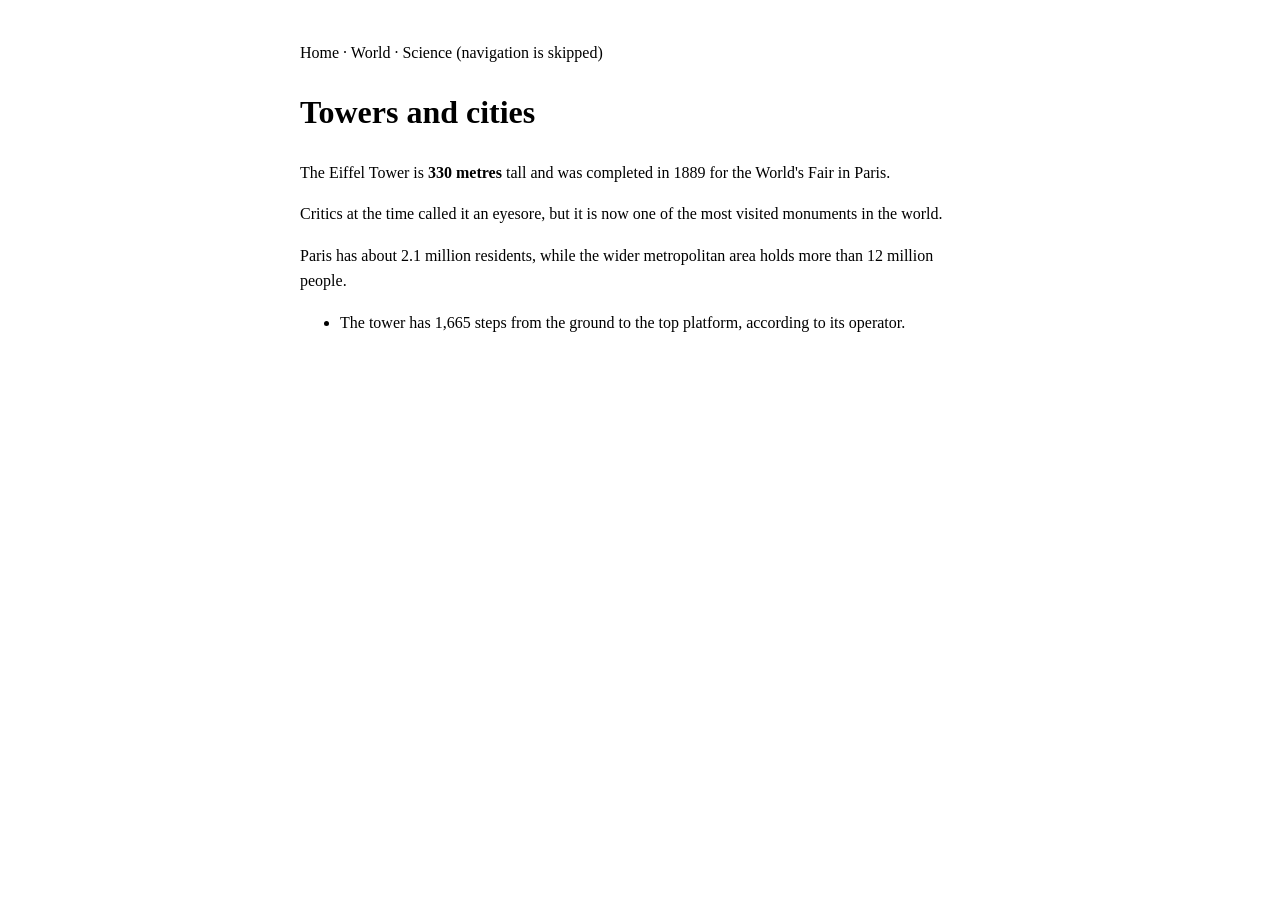
<file: tests/fixtures/article.html>
<!doctype html>
<html lang="en">
<head><meta charset="utf-8"><title>Test article: towers and cities</title></head>
<body style="font: 16px/1.6 Georgia, serif; max-width: 680px; margin: 40px auto;">
  <nav>Home · World · Science (navigation is skipped)</nav>
  <h1>Towers and cities</h1>
  <p>The Eiffel Tower is <b>330 metres</b> tall and was completed in 1889 for the World's Fair in Paris.</p>
  <p>Critics at the time called it an eyesore, but it is now one of the most visited monuments in the world.</p>
  <p>Paris has about 2.1 million residents, while the wider metropolitan area holds more than 12 million people.</p>
  <ul><li>The tower has 1,665 steps from the ground to the top platform, according to its operator.</li></ul>
</body>
</html>
</file>
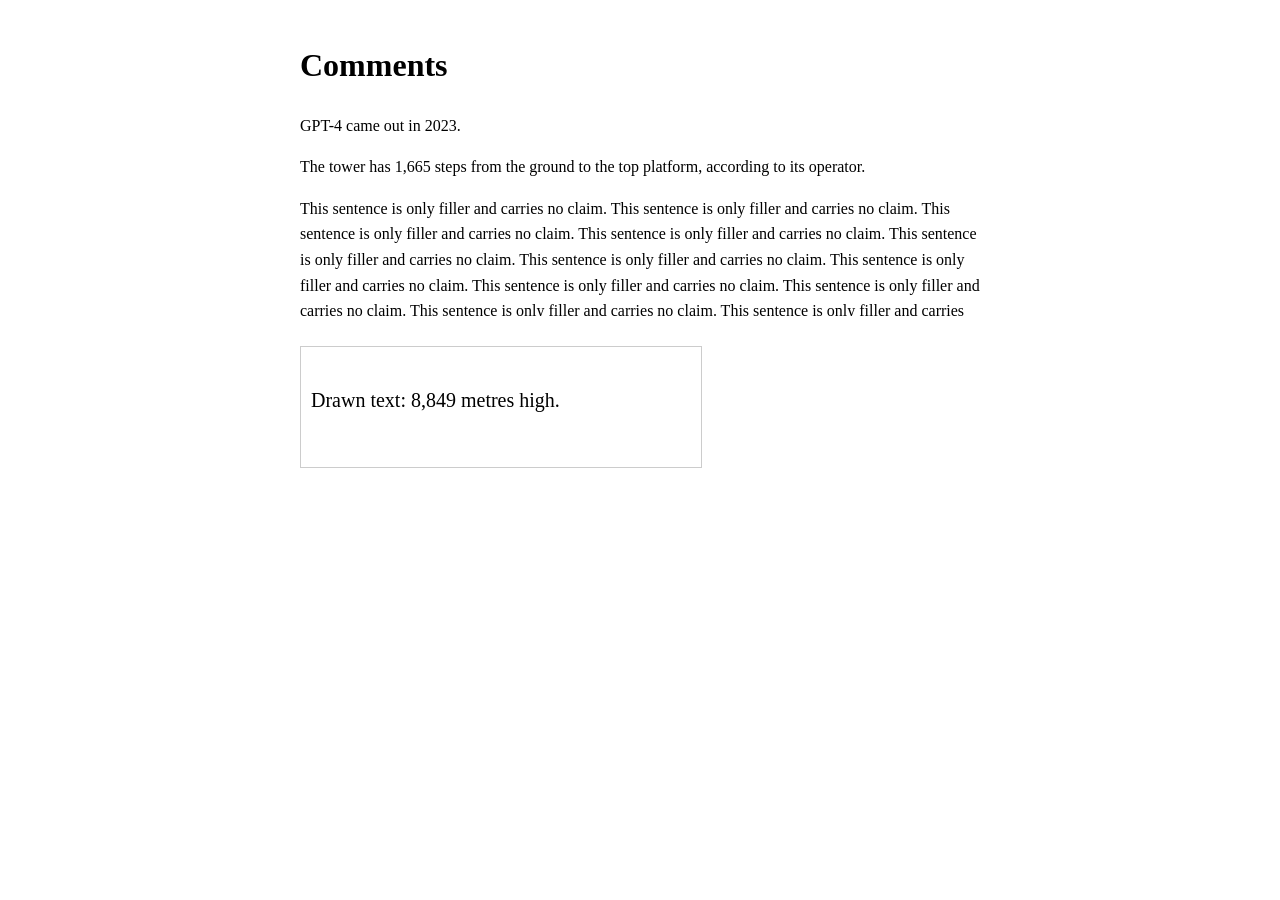
<file: tests/fixtures/parts.html>
<!doctype html>
<html lang="en">
<head><meta charset="utf-8"><title>Test page: parts that page checks skip</title></head>
<body style="font: 16px/1.6 Georgia, serif; max-width: 680px; margin: 40px auto;">
  <h1>Comments</h1>
  <!-- a short comment (< 40 characters), like "Zhang et al. is just one guy /s" on Reddit: page checks skip it -->
  <div data-part="short"><p>GPT-4 came out in 2023.</p></div>
  <p data-part="long">The tower has 1,665 steps from the ground to the top platform, according to its operator.</p>
  <!-- one block of more than 4,000 characters: page checks drop it whole; a pick sends only the picked text -->
  <div data-part="huge" id="huge" style="height: 120px; overflow: auto;"></div>
  <!-- text drawn on a canvas is not in the page at all -->
  <canvas data-part="canvas" width="400" height="120" style="display: block; margin-top: 30px; border: 1px solid #ccc"></canvas>
  <script>
    const filler = "This sentence is only filler and carries no claim. ".repeat(50);
    const huge = document.getElementById("huge");
    huge.append(filler);
    const span = document.createElement("span");
    span.textContent = "The bridge opened in 1937 and is 2,737 metres long. ";
    huge.append(span, filler);
    const ctx = document.querySelector("canvas").getContext("2d");
    ctx.font = "20px Georgia";
    ctx.fillText("Drawn text: 8,849 metres high.", 10, 60);
  </script>
</body>
</html>
</file>
